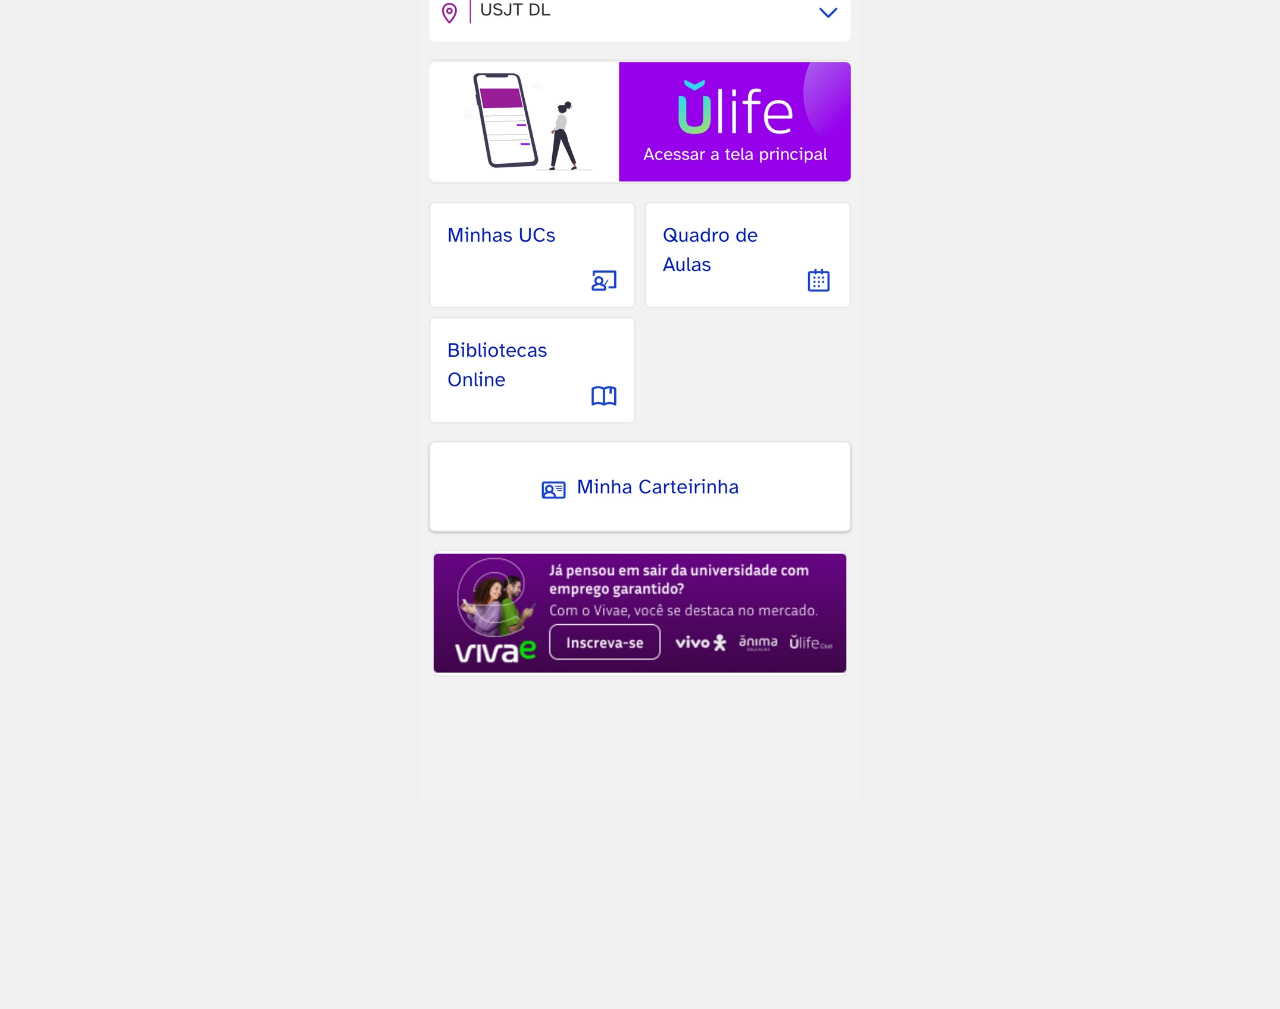
<file: index.html>
<!doctype html><html lang="pt-BR"><meta charset="utf-8"><meta name="viewport" content="width=device-width,initial-scale=1"><title>Acessos rápidos</title><style>body{margin:0;background:#f0f0f0}main{max-width:440px;min-height:100dvh;margin:auto;position:relative;background:#f0f0f0;overflow:hidden}img{width:100%;height:auto;display:block;padding-top:56px;transform:translateY(calc(-56px - 11.5vw))}.card-link{position:absolute;left:23%;top:calc(65% - 56px - 11.5vw);width:54%;height:9.5%;}</style><main><img src="landing-background.png" alt="Acessos rápidos"><a class="card-link" href="carteirinha.html" aria-label="Minha carteirinha"></a></main>
</file>
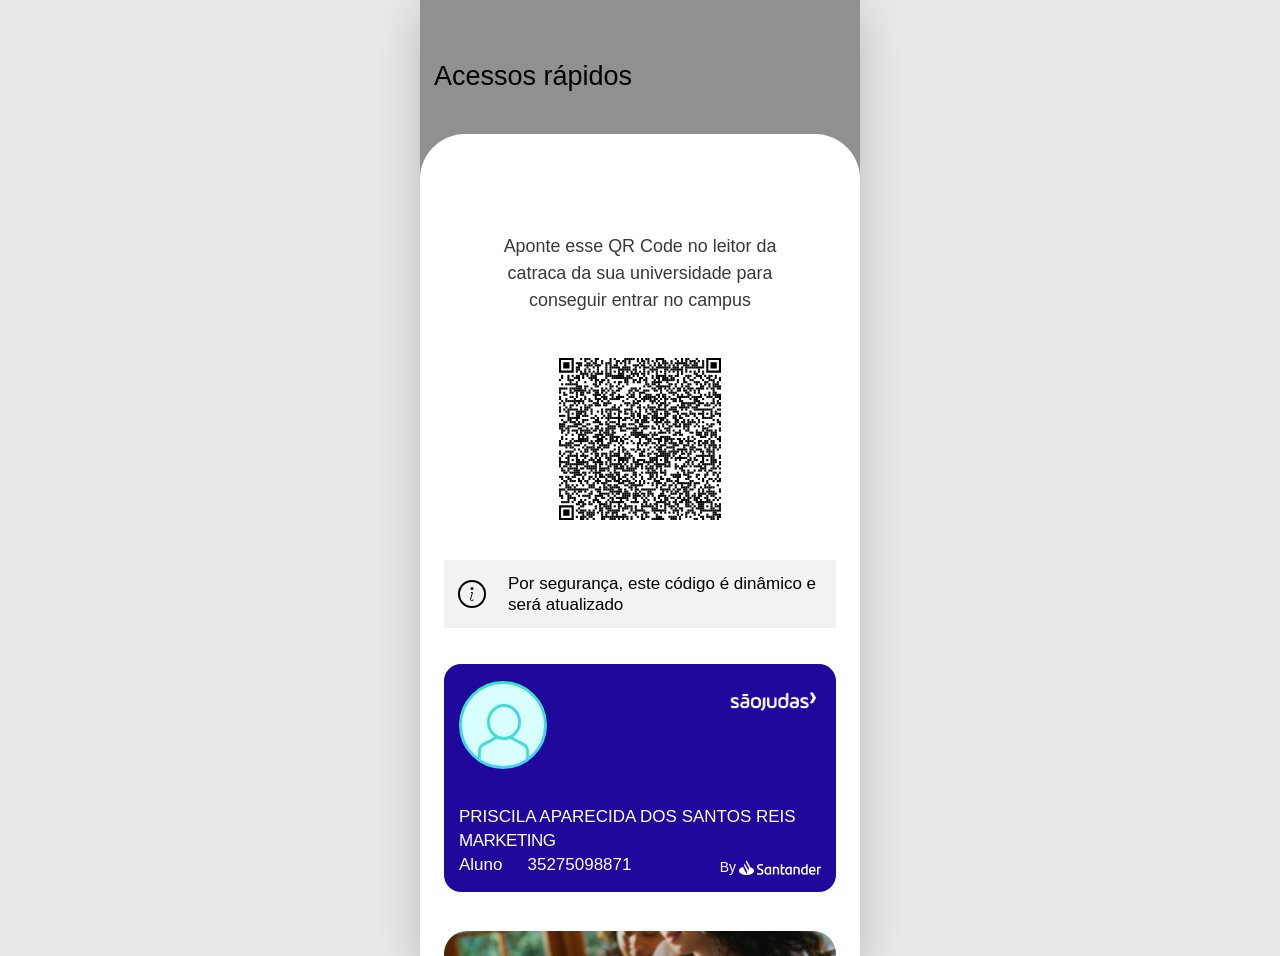
<file: carteirinha.html>
<!doctype html><html lang="pt-BR"><head><meta charset="utf-8"><meta name="viewport" content="width=device-width,initial-scale=1"><title>Acessos rápidos — Priscila</title><link rel="stylesheet" href="styles.css"></head><body><main class="phone"><h1>Acessos rápidos</h1><div class="scrim"></div><section class="sheet"><div class="content"><p class="intro">Aponte esse QR Code no leitor da catraca da sua universidade para conseguir entrar no campus</p><div class="qr"><img src="qr-code.svg" alt="QR Code de acesso"><img class="overlay" src="qr-overlay.svg" alt=""></div><div class="notice"><img src="info.svg" alt=""><span>Por segurança, este código é dinâmico e será atualizado</span></div><article class="card"><div class="portrait"><img src="profile-circle.svg" alt=""><img src="profile.svg" alt=""></div><img class="brand" src="logo.png" alt="São Judas"><div class="details"><strong>PRISCILA APARECIDA DOS SANTOS REIS</strong><span>MARKETING</span><div><span>Aluno</span><span>35275098871</span></div></div><div class="by">By <img src="santander.svg" alt="Santander"></div></article><img class="ad" src="gemini-banner.png" alt="Google Gemini"></div></section></main></body></html>
</file>
<file: styles.css>
:root{font-family:Inter,Arial,sans-serif}*{box-sizing:border-box}body{margin:0;background:#e8e8e8}.phone{background:#f0f0f0;width:min(100%,440px);height:100dvh;max-width:440px;min-height:680px;margin:auto;position:relative;overflow:hidden}.phone h1{position:absolute;z-index:1;top:61px;left:14px;margin:0;font-size:27px;font-weight:400}.scrim{position:absolute;inset:0;background:#0006}.sheet{position:absolute;inset:134px 0 0;background:#fff;border-radius:45px 45px 0 0;overflow-y:auto;scrollbar-width:none}.content{min-height:900px;padding:99px 24px 64px}.intro{color:#383838;font-size:17.92px;line-height:27px;text-align:center;margin:0 auto;width:min(323px,100%)}.qr{width:210px;height:210px;margin:20px auto 16px;position:relative}.qr>img{width:100%;height:100%}.qr .overlay{position:absolute;inset:11.4% 11.6%;width:auto;height:auto}.notice{background:#f2f2f2;display:flex;gap:22px;align-items:center;min-height:62px;padding:13px 14px}.notice img{width:28px;height:28px;flex:none}.notice span{font-size:17px;line-height:21px}.card{position:relative;background:#20089c;border-radius:17px;color:#fff;min-height:228px;margin-top:36px;padding:17px 15px}.portrait{position:relative;width:88px;height:88px}.portrait img:first-child{position:absolute;width:88px;height:88px}.portrait img:last-child{position:absolute;width:51px;height:55px;left:19px;top:23px}.brand{position:absolute;width:93px;height:28px;object-fit:cover;right:17px;top:23px}.details{position:absolute;left:15px;right:15px;bottom:17px;display:flex;flex-direction:column;gap:3px;font-size:17px;line-height:21px}.details strong{font-weight:500;line-height:1.25;overflow-wrap:anywhere}.details>span{letter-spacing:-.5px}.details div{display:flex;gap:25px;align-items:center}.details a{color:#fff;text-decoration:underline;overflow-wrap:anywhere}.by{position:absolute;right:15px;bottom:16px;display:flex;align-items:center;gap:3px;font-size:14px}.by img{width:82px;height:18px;object-fit:contain}.ad{display:block;width:100%;height:105px;object-fit:cover;border-radius:23px;margin:39px auto 0}@media(max-width:420px){.phone h1{top:45px}.sheet{top:114px}.content{padding-left:16px;padding-right:16px}.card{margin-left:8px;margin-right:8px;min-height:246px}.details{font-size:clamp(13px,4.25vw,17px);bottom:17px}.details strong{max-width:100%;padding-right:0}.by{font-size:12px}.by img{width:72px}.notice{gap:15px}.notice span{font-size:16px}}@media(min-width:600px){body{display:grid;min-height:100vh;place-items:center}.phone{height:956px;box-shadow:0 12px 42px #0003}}
</file>
